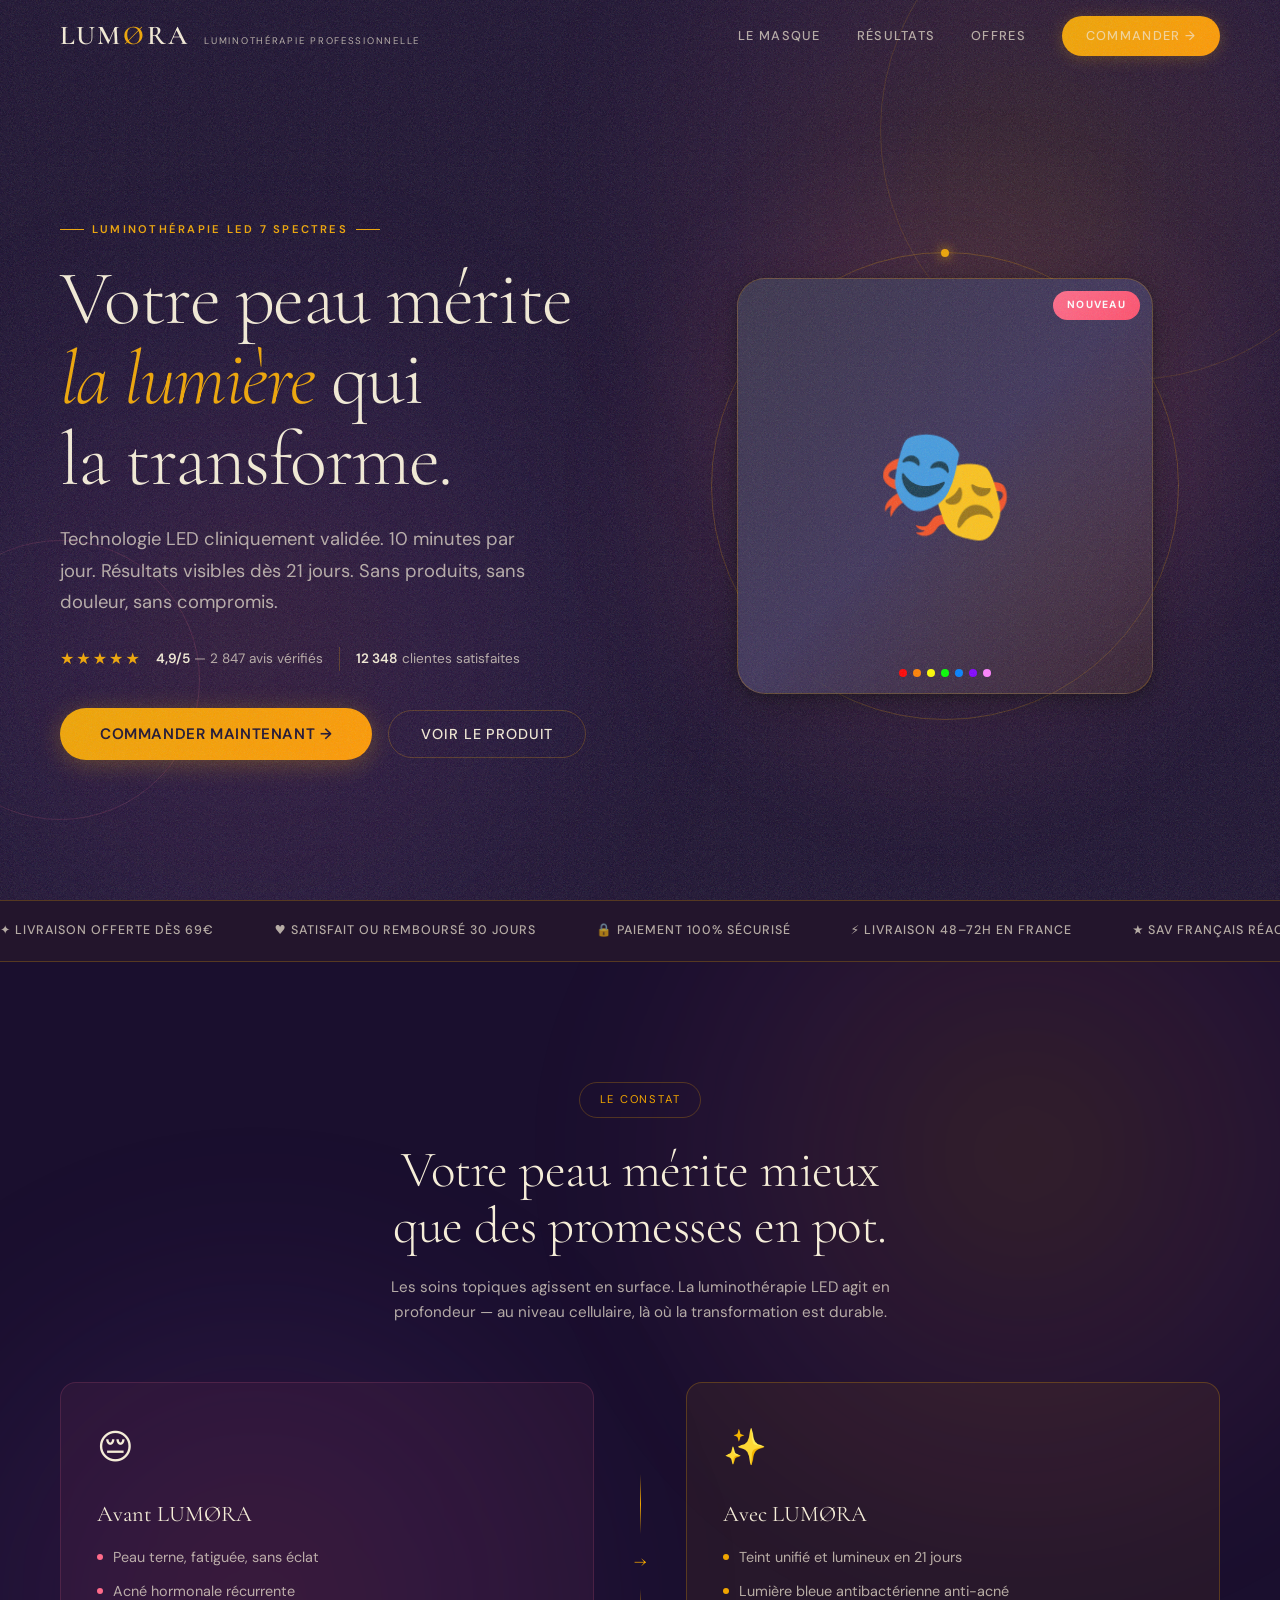
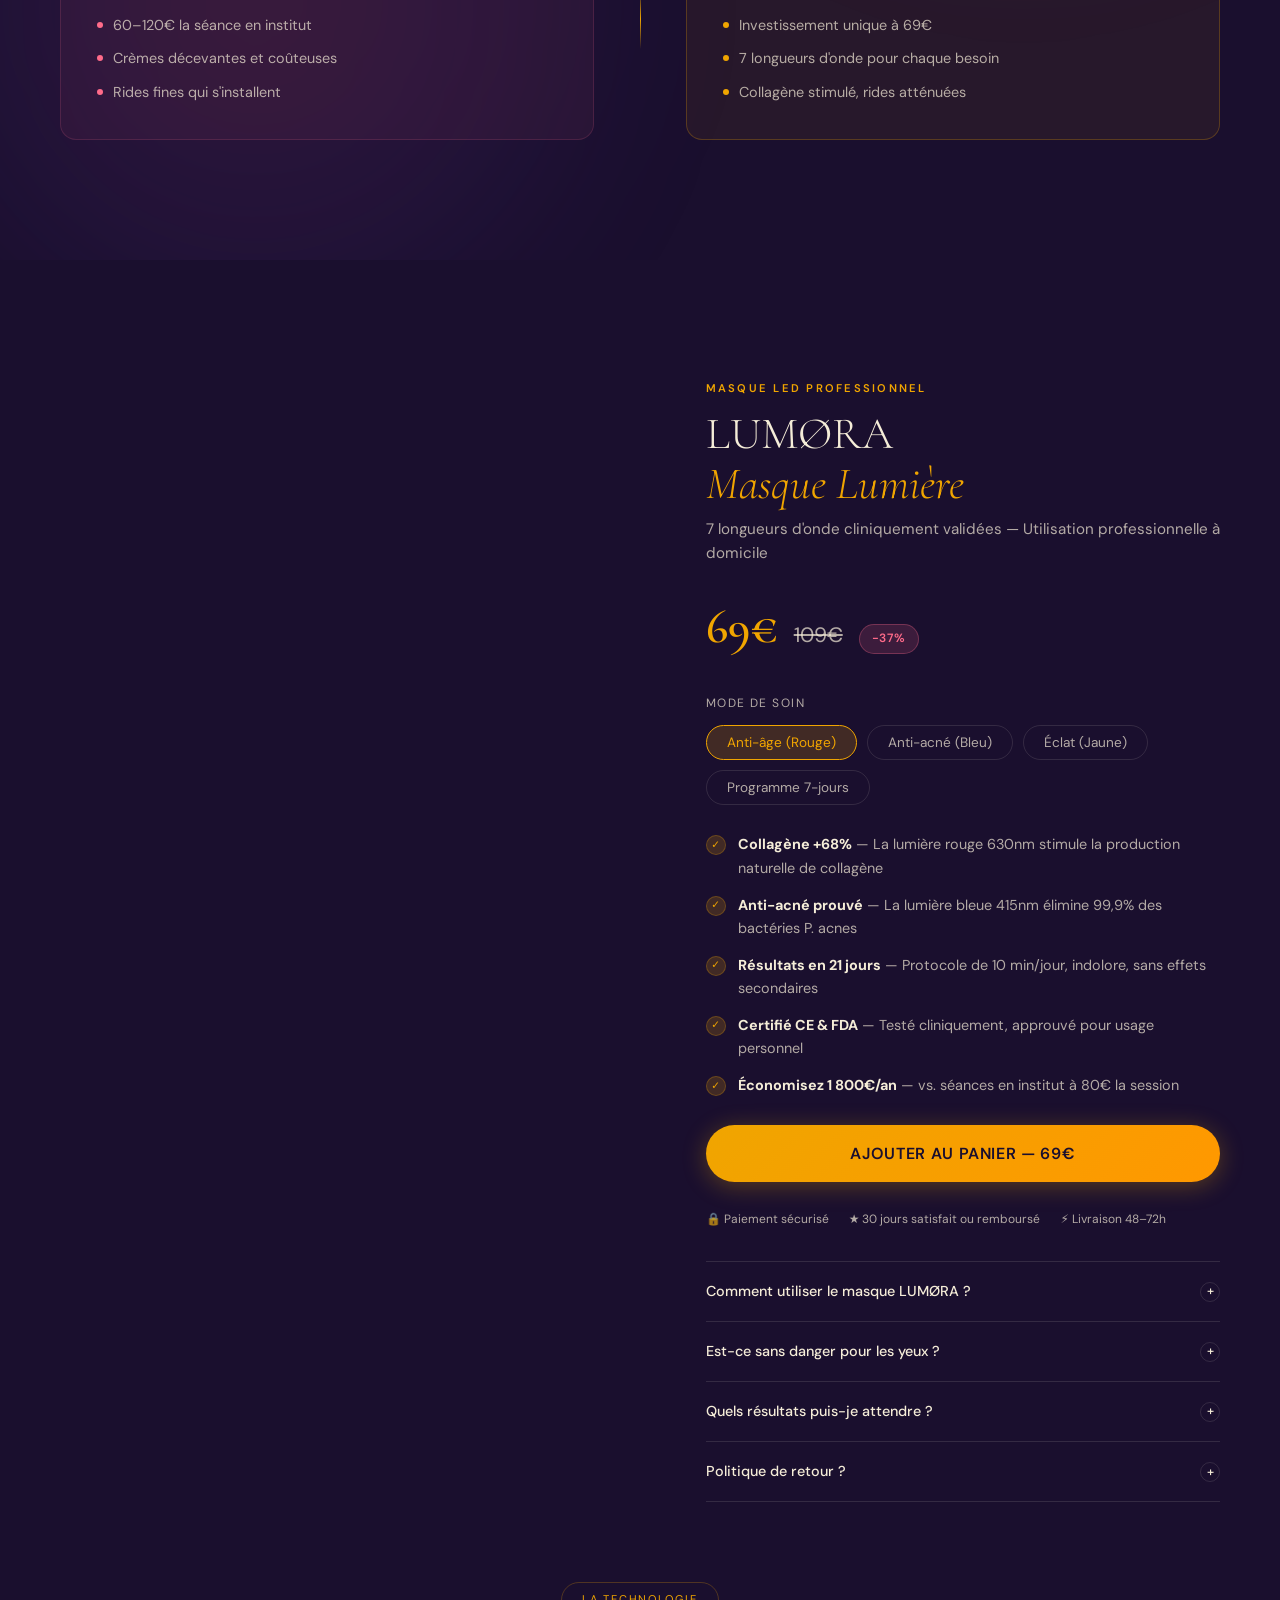
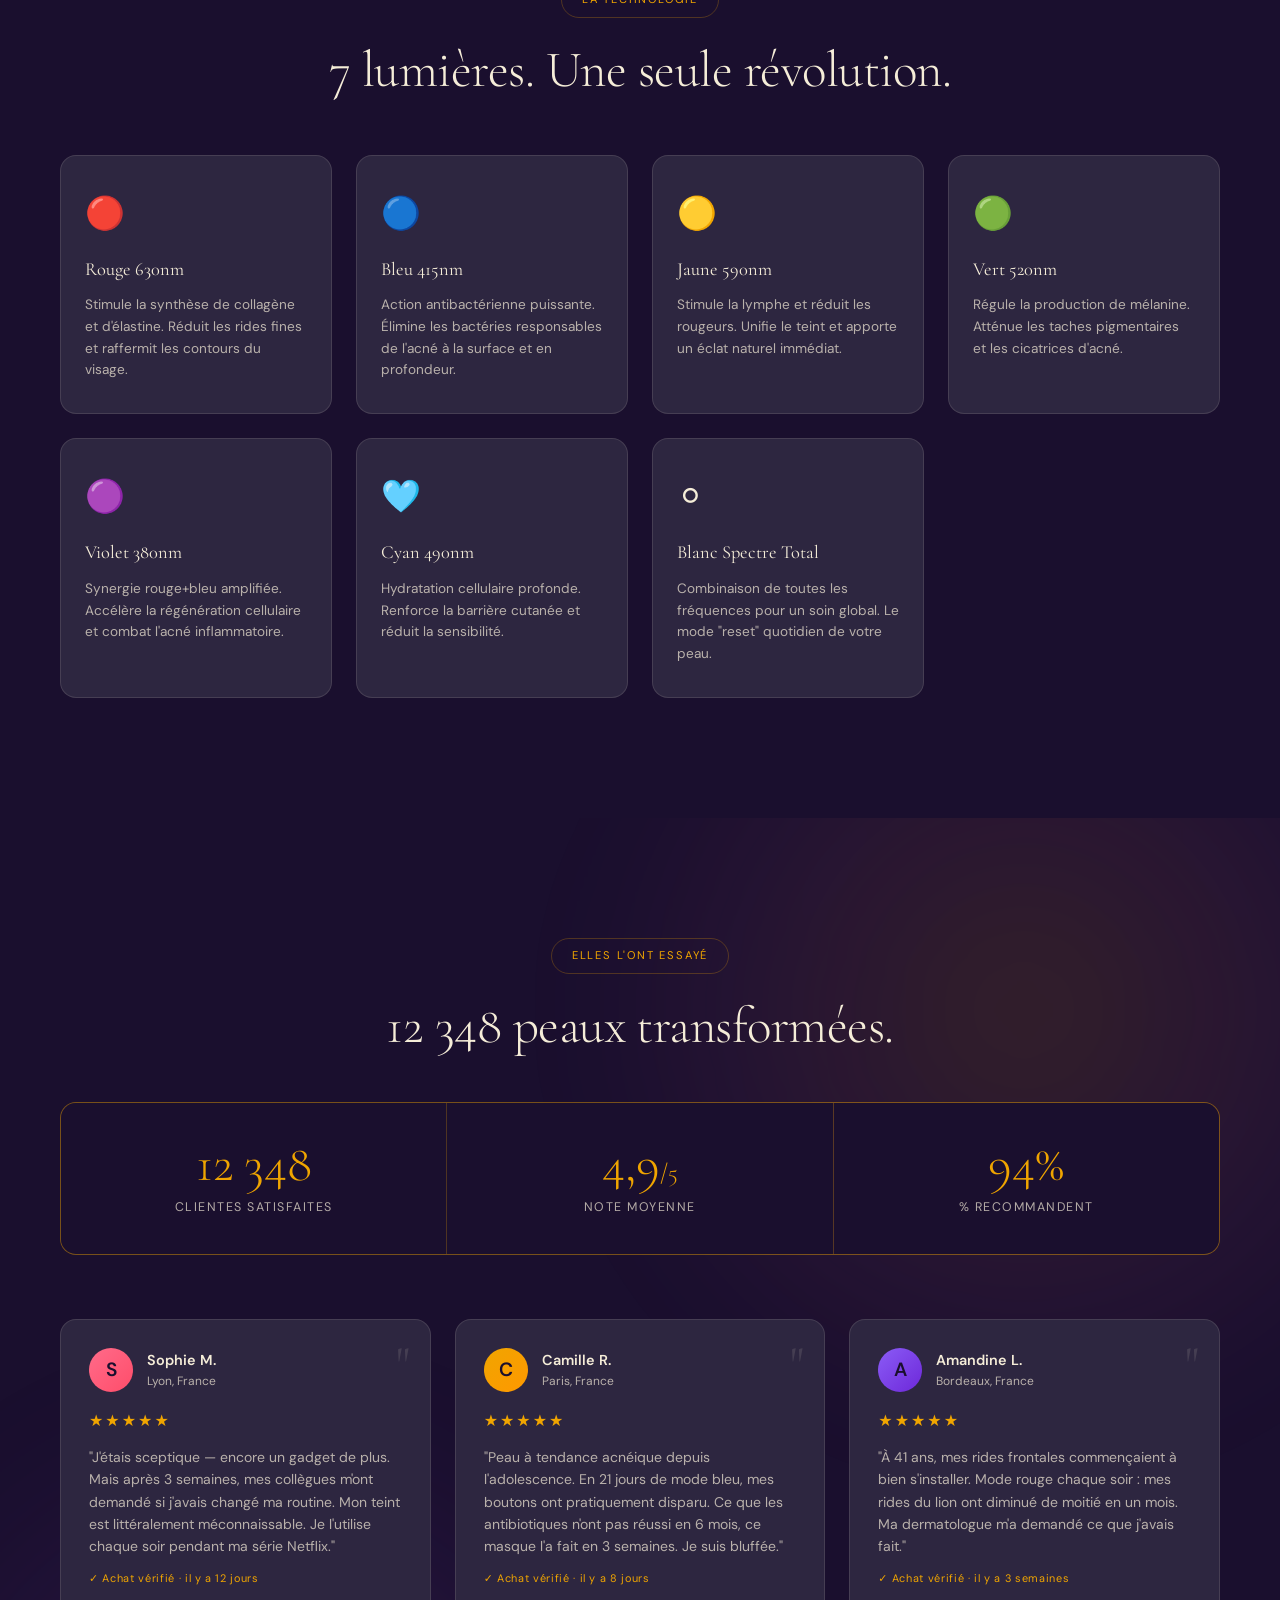
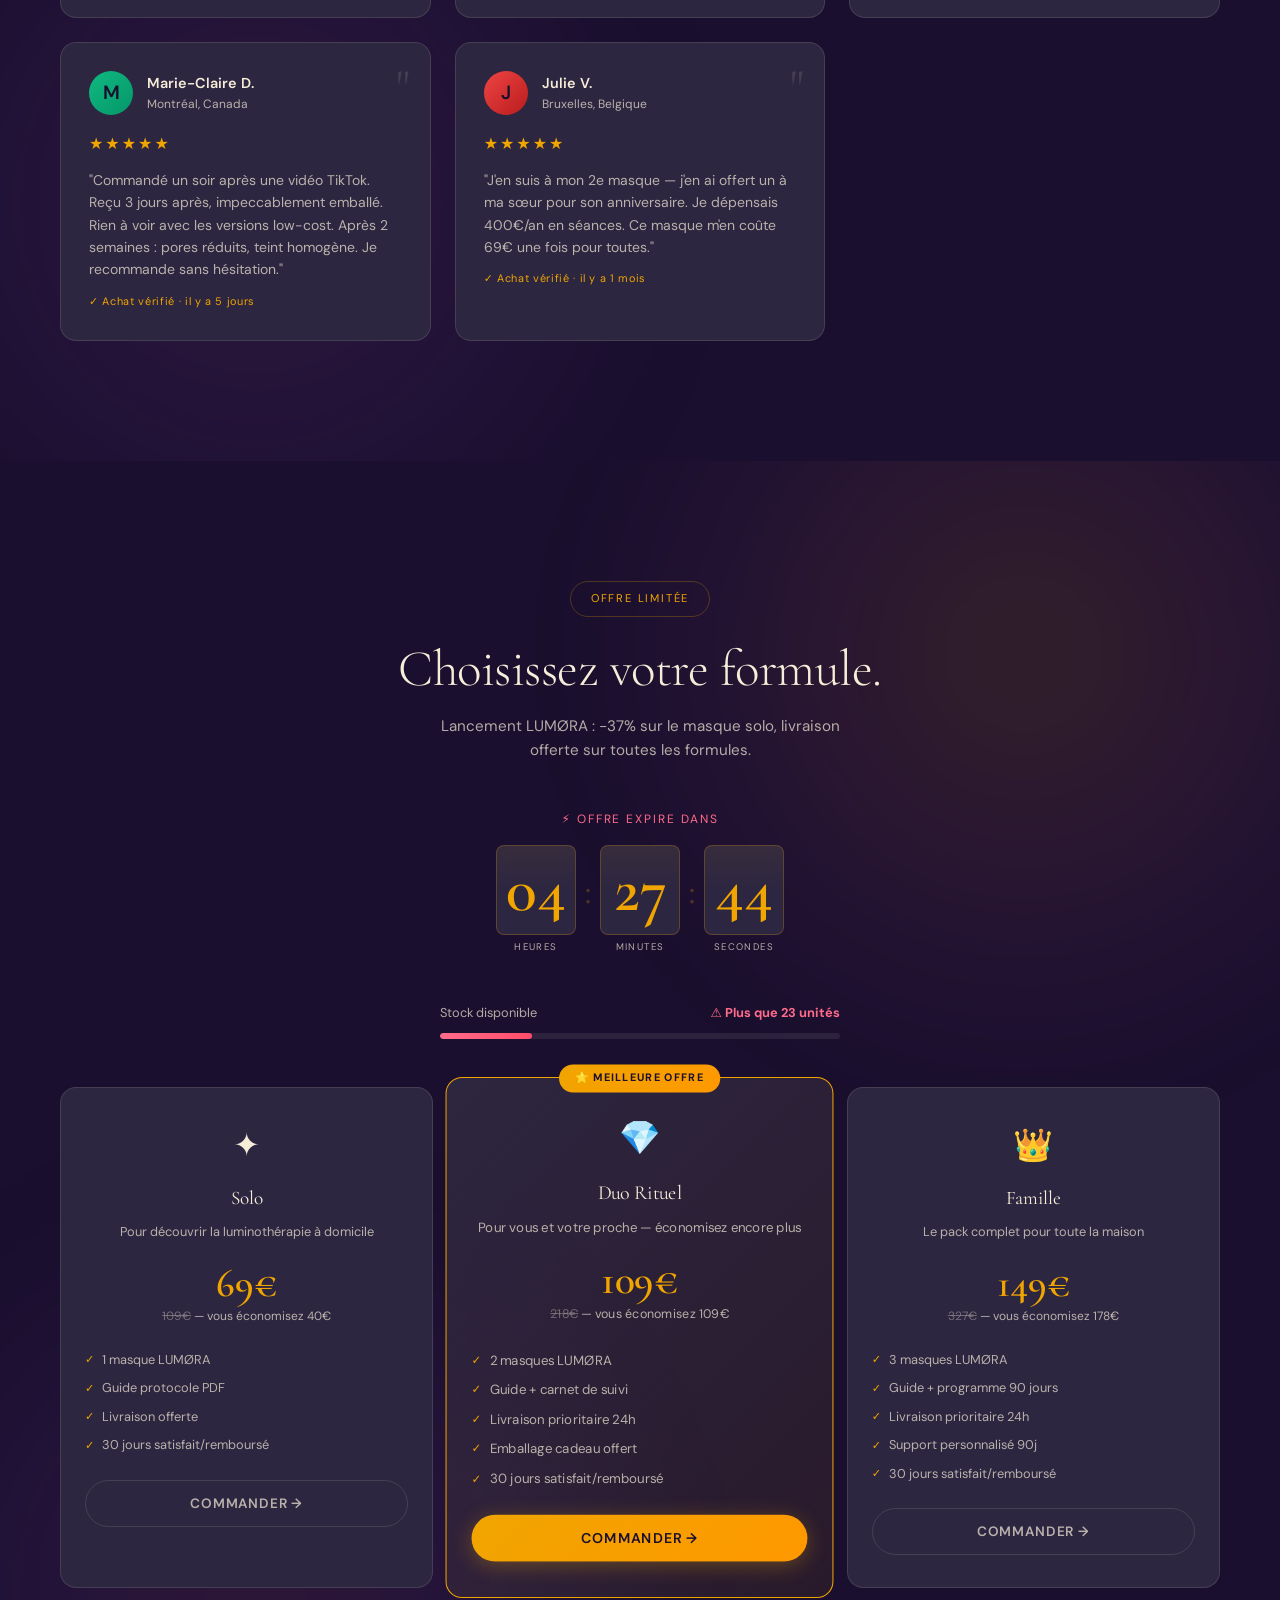
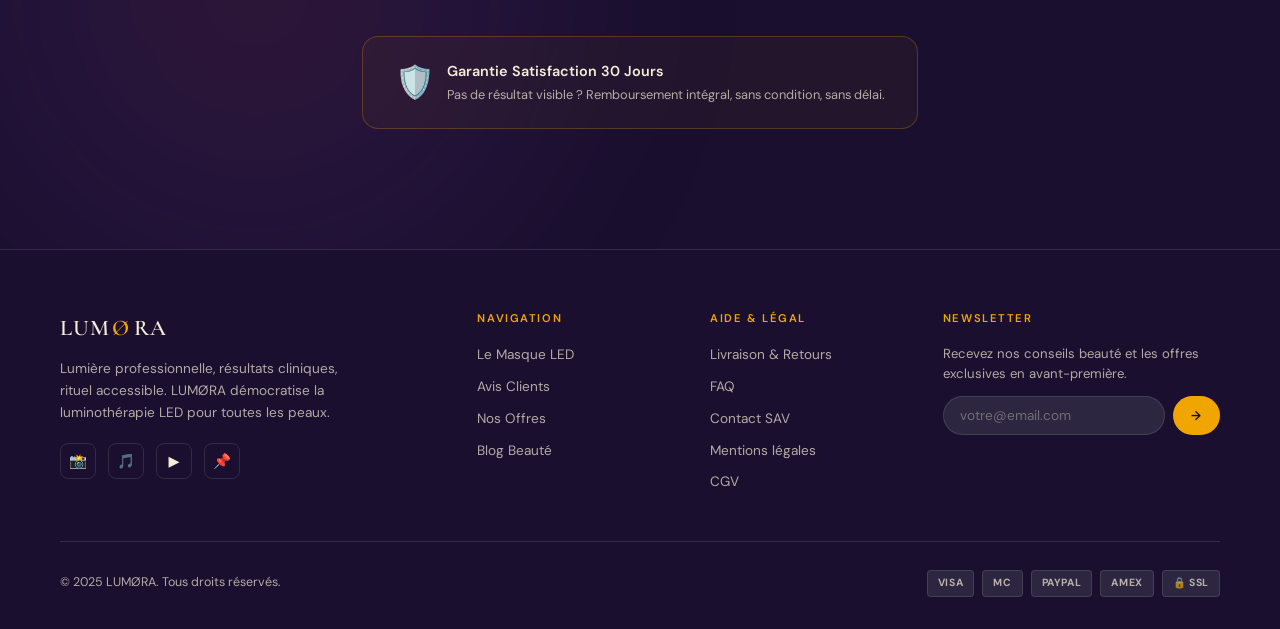
<file: index.html>
<!DOCTYPE html>
<html lang="fr">
<head>
  <meta charset="UTF-8" />
  <meta name="viewport" content="width=device-width, initial-scale=1.0" />
  <title>LUMØRA — Masque LED Luminothérapie Professionnel</title>
  <link rel="preconnect" href="https://fonts.googleapis.com" />
  <link rel="preconnect" href="https://fonts.gstatic.com" crossorigin />
  <link href="https://fonts.googleapis.com/css2?family=Cormorant+Garamond:ital,wght@0,300;0,400;0,600;1,300;1,400&family=DM+Sans:wght@300;400;500;600&display=swap" rel="stylesheet" />

  <style>
    /* ═══════════════════════════════════════════
       CUSTOM PROPERTIES — DESIGN TOKENS
    ═══════════════════════════════════════════ */
    :root {
      --plum-deep:    #1A0F2E;
      --plum-mid:     #2D2640;
      --plum-light:   #3D3258;
      --amber:        #F0A500;
      --amber-glow:   rgba(240, 165, 0, 0.18);
      --amber-border: rgba(240, 165, 0, 0.25);
      --rose:         #FF6B8A;
      --rose-soft:    rgba(255, 107, 138, 0.15);
      --cream:        #F5EDD8;
      --cream-dim:    rgba(245, 237, 216, 0.7);
      --cream-faint:  rgba(245, 237, 216, 0.12);
      --white:        #FFFFFF;
      --black:        #000000;

      --font-display: 'Cormorant Garamond', Georgia, serif;
      --font-body:    'DM Sans', system-ui, sans-serif;

      --ease-out-expo:  cubic-bezier(0.19, 1, 0.22, 1);
      --ease-out-quart: cubic-bezier(0.25, 1, 0.5, 1);
      --ease-in-out:    cubic-bezier(0.76, 0, 0.24, 1);
      --ease-bounce:    cubic-bezier(0.34, 1.56, 0.64, 1);

      --radius-sm:  8px;
      --radius-md:  16px;
      --radius-lg:  28px;
      --radius-xl:  48px;
      --radius-full: 9999px;

      --shadow-amber: 0 0 40px rgba(240, 165, 0, 0.25), 0 0 80px rgba(240, 165, 0, 0.10);
      --shadow-card:  0 8px 32px rgba(0,0,0,0.4), 0 2px 8px rgba(0,0,0,0.3);
      --shadow-deep:  0 24px 80px rgba(0,0,0,0.6);

      --section-py: clamp(60px, 10vw, 120px);
      --container:  min(1160px, calc(100% - 40px));
    }

    /* ═══════════════════════════════════════════
       RESET & BASE
    ═══════════════════════════════════════════ */
    *, *::before, *::after { box-sizing: border-box; margin: 0; padding: 0; }
    html { scroll-behavior: smooth; -webkit-font-smoothing: antialiased; }
    body {
      background-color: var(--plum-deep);
      color: var(--cream);
      font-family: var(--font-body);
      font-size: 16px;
      line-height: 1.6;
      overflow-x: hidden;
    }
    img { max-width: 100%; display: block; }
    a { color: inherit; text-decoration: none; }
    button { cursor: pointer; border: none; background: none; font-family: var(--font-body); }
    ul { list-style: none; }

    /* ═══════════════════════════════════════════
       GRAIN OVERLAY (TEXTURE ANALOGIQUE FIXE)
    ═══════════════════════════════════════════ */
    body::before {
      content: '';
      position: fixed;
      inset: 0;
      z-index: 1000;
      pointer-events: none;
      opacity: 0.18;
      background-image: url("data:image/svg+xml,%3Csvg viewBox='0 0 512 512' xmlns='http://www.w3.org/2000/svg'%3E%3Cfilter id='n'%3E%3CfeTurbulence type='fractalNoise' baseFrequency='0.75' numOctaves='4' stitchTiles='stitch'/%3E%3C/filter%3E%3Crect width='100%25' height='100%25' filter='url(%23n)'/%3E%3C/svg%3E");
      background-size: 200px 200px;
    }

    /* ═══════════════════════════════════════════
       MESH GRADIENT BACKGROUND
    ═══════════════════════════════════════════ */
    .mesh-bg {
      position: absolute;
      inset: 0;
      z-index: 0;
      overflow: hidden;
      pointer-events: none;
    }
    .mesh-bg::before {
      content: '';
      position: absolute;
      width: 70vw; height: 70vw;
      top: -20vw; right: -15vw;
      background: radial-gradient(circle, rgba(240,165,0,0.12) 0%, rgba(255,107,138,0.06) 40%, transparent 70%);
      filter: blur(60px);
      animation: meshFloat 12s ease-in-out infinite alternate;
    }
    .mesh-bg::after {
      content: '';
      position: absolute;
      width: 60vw; height: 60vw;
      bottom: -10vw; left: -10vw;
      background: radial-gradient(circle, rgba(255,107,138,0.10) 0%, rgba(120,60,200,0.08) 50%, transparent 70%);
      filter: blur(80px);
      animation: meshFloat 15s ease-in-out infinite alternate-reverse;
    }
    @keyframes meshFloat {
      0%   { transform: translate(0,0) scale(1); }
      100% { transform: translate(3%, 5%) scale(1.08); }
    }

    /* ═══════════════════════════════════════════
       TYPOGRAPHY UTILITIES
    ═══════════════════════════════════════════ */
    .display { font-family: var(--font-display); }
    .h1 {
      font-family: var(--font-display);
      font-size: clamp(2.6rem, 6vw, 5.2rem);
      font-weight: 300;
      line-height: 1.05;
      letter-spacing: -0.02em;
    }
    .h2 {
      font-family: var(--font-display);
      font-size: clamp(2rem, 4vw, 3.6rem);
      font-weight: 300;
      line-height: 1.1;
      letter-spacing: -0.01em;
    }
    .h3 {
      font-family: var(--font-display);
      font-size: clamp(1.4rem, 2.5vw, 2rem);
      font-weight: 400;
    }
    .overline {
      font-size: 0.7rem;
      font-weight: 600;
      letter-spacing: 0.2em;
      text-transform: uppercase;
      color: var(--amber);
      font-family: var(--font-body);
    }
    .amber { color: var(--amber); }
    .rose  { color: var(--rose); }
    .cream { color: var(--cream); }

    /* ═══════════════════════════════════════════
       LAYOUT UTILITIES
    ═══════════════════════════════════════════ */
    .container {
      width: var(--container);
      margin-inline: auto;
    }
    .section {
      position: relative;
      padding-block: var(--section-py);
    }
    .grid-2 {
      display: grid;
      grid-template-columns: 1fr 1fr;
      gap: 48px;
      align-items: center;
    }
    @media (max-width: 768px) {
      .grid-2 { grid-template-columns: 1fr; gap: 32px; }
    }

    /* ═══════════════════════════════════════════
       ANIMATION UTILITIES
    ═══════════════════════════════════════════ */
    .fade-up {
      opacity: 0;
      transform: translateY(40px);
      transition: opacity 0.9s var(--ease-out-expo), transform 0.9s var(--ease-out-expo);
    }
    .fade-up.visible {
      opacity: 1;
      transform: translateY(0);
    }
    .fade-up:nth-child(2) { transition-delay: 0.1s; }
    .fade-up:nth-child(3) { transition-delay: 0.2s; }
    .fade-up:nth-child(4) { transition-delay: 0.3s; }
    .fade-up:nth-child(5) { transition-delay: 0.4s; }

    /* ═══════════════════════════════════════════
       BUTTONS
    ═══════════════════════════════════════════ */
    .btn-primary {
      display: inline-flex;
      align-items: center;
      justify-content: center;
      gap: 10px;
      padding: 16px 40px;
      background: linear-gradient(135deg, var(--amber) 0%, #FF9800 100%);
      color: var(--plum-deep);
      font-family: var(--font-body);
      font-weight: 600;
      font-size: 0.95rem;
      letter-spacing: 0.04em;
      text-transform: uppercase;
      border-radius: var(--radius-full);
      position: relative;
      overflow: hidden;
      transition: transform 0.35s var(--ease-out-quart), box-shadow 0.35s var(--ease-out-quart);
      box-shadow: 0 4px 24px rgba(240,165,0,0.3);
    }
    .btn-primary::before {
      content: '';
      position: absolute;
      top: 0; left: -100%;
      width: 100%; height: 100%;
      background: linear-gradient(90deg, transparent, rgba(255,255,255,0.35), transparent);
      transition: left 0.6s var(--ease-out-expo);
    }
    .btn-primary:hover::before { left: 100%; }
    .btn-primary:hover {
      transform: translateY(-2px) scale(1.02);
      box-shadow: var(--shadow-amber);
    }
    .btn-primary:active {
      transform: translateY(0) scale(0.98);
    }

    .btn-outline {
      display: inline-flex;
      align-items: center;
      justify-content: center;
      gap: 10px;
      padding: 14px 32px;
      border: 1px solid var(--amber-border);
      color: var(--cream);
      font-family: var(--font-body);
      font-weight: 500;
      font-size: 0.9rem;
      letter-spacing: 0.06em;
      text-transform: uppercase;
      border-radius: var(--radius-full);
      transition: border-color 0.3s var(--ease-out-quart), background 0.3s var(--ease-out-quart), transform 0.3s var(--ease-out-quart);
    }
    .btn-outline:hover {
      border-color: var(--amber);
      background: var(--amber-glow);
      transform: translateY(-1px);
    }

    /* ═══════════════════════════════════════════
       NAVIGATION
    ═══════════════════════════════════════════ */
    .nav {
      position: fixed;
      top: 0; left: 0; right: 0;
      z-index: 900;
      padding: 0 24px;
      transition: background 0.4s var(--ease-in-out), backdrop-filter 0.4s var(--ease-in-out), padding 0.4s var(--ease-in-out);
    }
    .nav.scrolled {
      background: rgba(26, 15, 46, 0.85);
      backdrop-filter: blur(20px) saturate(180%);
      -webkit-backdrop-filter: blur(20px) saturate(180%);
      border-bottom: 1px solid var(--amber-border);
    }
    .nav-inner {
      max-width: var(--container);
      margin-inline: auto;
      display: flex;
      align-items: center;
      justify-content: space-between;
      height: 72px;
    }
    .nav-logo {
      font-family: var(--font-display);
      font-size: 1.7rem;
      font-weight: 600;
      letter-spacing: 0.05em;
      color: var(--cream);
      display: flex;
      align-items: baseline;
      gap: 2px;
    }
    .nav-logo span { color: var(--amber); }
    .nav-tagline {
      font-size: 0.6rem;
      letter-spacing: 0.18em;
      text-transform: uppercase;
      color: var(--cream-dim);
      margin-left: 12px;
      font-family: var(--font-body);
    }
    .nav-links {
      display: flex;
      gap: 36px;
      align-items: center;
    }
    .nav-links a {
      font-size: 0.8rem;
      font-weight: 500;
      letter-spacing: 0.1em;
      text-transform: uppercase;
      color: var(--cream-dim);
      transition: color 0.25s var(--ease-out-quart);
    }
    .nav-links a:hover { color: var(--amber); }
    .nav-cta {
      padding: 10px 24px;
      background: linear-gradient(135deg, var(--amber), #FF9800);
      color: var(--plum-deep);
      font-weight: 600;
      font-size: 0.78rem;
      letter-spacing: 0.08em;
      text-transform: uppercase;
      border-radius: var(--radius-full);
      transition: transform 0.3s var(--ease-out-quart), box-shadow 0.3s var(--ease-out-quart);
      box-shadow: 0 2px 16px rgba(240,165,0,0.25);
    }
    .nav-cta:hover {
      transform: translateY(-1px);
      box-shadow: var(--shadow-amber);
    }
    @media (max-width: 768px) {
      .nav-links { display: none; }
      .nav-tagline { display: none; }
    }

    /* Mobile CTA flottant */
    .mobile-cta {
      display: none;
      position: fixed;
      bottom: 20px;
      left: 50%;
      transform: translateX(-50%);
      z-index: 800;
      width: calc(100% - 40px);
      max-width: 400px;
      text-align: center;
    }
    .mobile-cta .btn-primary {
      width: 100%;
      padding: 18px;
      font-size: 1rem;
      box-shadow: 0 8px 32px rgba(240,165,0,0.4), 0 0 0 1px rgba(240,165,0,0.2);
    }
    @media (max-width: 768px) {
      .mobile-cta { display: block; }
    }

    /* ═══════════════════════════════════════════
       HERO SECTION
    ═══════════════════════════════════════════ */
    .hero {
      min-height: 100vh;
      display: flex;
      align-items: center;
      padding-top: 72px;
      position: relative;
      overflow: hidden;
    }
    .hero-inner {
      position: relative;
      z-index: 2;
      display: grid;
      grid-template-columns: 1fr 1fr;
      gap: 60px;
      align-items: center;
      width: var(--container);
      margin-inline: auto;
      padding-block: 80px;
    }
    @media (max-width: 900px) {
      .hero-inner {
        grid-template-columns: 1fr;
        text-align: center;
        gap: 48px;
      }
    }

    .hero-content { position: relative; }
    .hero-overline {
      display: inline-flex;
      align-items: center;
      gap: 8px;
      margin-bottom: 20px;
      opacity: 0;
      animation: slideDown 0.8s var(--ease-out-expo) 0.2s forwards;
    }
    .hero-overline::before,
    .hero-overline::after {
      content: '';
      display: block;
      width: 24px; height: 1px;
      background: var(--amber);
    }

    .hero-title {
      opacity: 0;
      animation: slideDown 0.9s var(--ease-out-expo) 0.35s forwards;
    }
    .hero-title em {
      font-style: italic;
      color: var(--amber);
    }

    .hero-subtitle {
      margin-top: 24px;
      font-size: clamp(1rem, 1.8vw, 1.15rem);
      line-height: 1.7;
      color: var(--cream-dim);
      max-width: 480px;
      opacity: 0;
      animation: slideDown 0.9s var(--ease-out-expo) 0.5s forwards;
    }
    @media (max-width: 900px) {
      .hero-subtitle { margin-inline: auto; }
    }

    .hero-social-proof {
      display: flex;
      align-items: center;
      gap: 16px;
      margin-top: 28px;
      opacity: 0;
      animation: slideDown 0.9s var(--ease-out-expo) 0.65s forwards;
    }
    @media (max-width: 900px) {
      .hero-social-proof { justify-content: center; }
    }
    .stars { display: flex; gap: 2px; }
    .star { color: var(--amber); font-size: 1rem; }
    .proof-text { font-size: 0.85rem; color: var(--cream-dim); }
    .proof-text strong { color: var(--cream); font-weight: 600; }
    .proof-divider { width: 1px; height: 24px; background: var(--amber-border); }

    .hero-cta-group {
      display: flex;
      align-items: center;
      gap: 16px;
      margin-top: 36px;
      flex-wrap: wrap;
      opacity: 0;
      animation: slideDown 0.9s var(--ease-out-expo) 0.8s forwards;
    }
    @media (max-width: 900px) {
      .hero-cta-group { justify-content: center; }
    }

    .hero-visual {
      position: relative;
      display: flex;
      align-items: center;
      justify-content: center;
      opacity: 0;
      animation: fadeIn 1.2s var(--ease-out-expo) 0.4s forwards;
    }
    .product-showcase {
      position: relative;
      width: 100%;
      max-width: 520px;
      aspect-ratio: 1;
      display: flex;
      align-items: center;
      justify-content: center;
    }
    .product-halo {
      position: absolute;
      inset: -20%;
      background: radial-gradient(circle at center, rgba(240,165,0,0.18) 0%, rgba(255,107,138,0.08) 40%, transparent 70%);
      filter: blur(30px);
      animation: pulse 4s ease-in-out infinite;
    }
    @keyframes pulse {
      0%, 100% { opacity: 0.6; transform: scale(1); }
      50%       { opacity: 1;   transform: scale(1.05); }
    }
    .product-ring {
      position: absolute;
      inset: 5%;
      border-radius: 50%;
      border: 1px solid var(--amber-border);
      animation: spin 30s linear infinite;
    }
    .product-ring::before {
      content: '';
      position: absolute;
      width: 8px; height: 8px;
      background: var(--amber);
      border-radius: 50%;
      top: -4px; left: 50%;
      transform: translateX(-50%);
      box-shadow: 0 0 12px var(--amber);
    }
    @keyframes spin {
      from { transform: rotate(0deg); }
      to   { transform: rotate(360deg); }
    }

    .product-card-3d {
      position: relative;
      z-index: 2;
      width: 80%;
      aspect-ratio: 1;
      border-radius: var(--radius-lg);
      background: linear-gradient(135deg, var(--plum-mid) 0%, var(--plum-light) 50%, rgba(240,165,0,0.08) 100%);
      border: 1px solid var(--amber-border);
      box-shadow: var(--shadow-card);
      display: flex;
      align-items: center;
      justify-content: center;
      font-size: 7rem;
      transition: transform 0.15s var(--ease-out-quart);
      will-change: transform;
      overflow: hidden;
    }
    .product-card-3d::before {
      content: '';
      position: absolute;
      inset: 0;
      background: linear-gradient(135deg, rgba(255,255,255,0.05) 0%, transparent 50%);
      pointer-events: none;
    }
    .product-badge {
      position: absolute;
      top: 12px; right: 12px;
      padding: 6px 14px;
      background: linear-gradient(135deg, var(--rose) 0%, #FF4D6A 100%);
      color: white;
      font-size: 0.65rem;
      font-weight: 700;
      letter-spacing: 0.12em;
      text-transform: uppercase;
      border-radius: var(--radius-full);
    }
    .product-led-dots {
      position: absolute;
      bottom: 16px;
      left: 50%;
      transform: translateX(-50%);
      display: flex;
      gap: 6px;
    }
    .led-dot {
      width: 8px; height: 8px;
      border-radius: 50%;
      animation: ledGlow 2s ease-in-out infinite;
    }
    .led-dot:nth-child(1) { background: #FF0000; animation-delay: 0s; }
    .led-dot:nth-child(2) { background: #FF8000; animation-delay: 0.15s; }
    .led-dot:nth-child(3) { background: #FFFF00; animation-delay: 0.3s; }
    .led-dot:nth-child(4) { background: #00FF00; animation-delay: 0.45s; }
    .led-dot:nth-child(5) { background: #0080FF; animation-delay: 0.6s; }
    .led-dot:nth-child(6) { background: #8000FF; animation-delay: 0.75s; }
    .led-dot:nth-child(7) { background: #FF80FF; animation-delay: 0.9s; }
    @keyframes ledGlow {
      0%, 100% { opacity: 0.4; transform: scale(0.8); }
      50%       { opacity: 1;   transform: scale(1.2); box-shadow: 0 0 8px currentColor; }
    }

    @keyframes slideDown {
      from { opacity: 0; transform: translateY(-24px); }
      to   { opacity: 1; transform: translateY(0); }
    }
    @keyframes fadeIn {
      from { opacity: 0; transform: scale(0.95); }
      to   { opacity: 1; transform: scale(1); }
    }

    /* ═══════════════════════════════════════════
       REASSURANCE STRIP
    ═══════════════════════════════════════════ */
    .strip {
      border-top: 1px solid var(--amber-border);
      border-bottom: 1px solid var(--amber-border);
      background: rgba(240,165,0,0.04);
      padding: 20px 0;
      overflow: hidden;
      position: relative;
    }
    .strip-track {
      display: flex;
      gap: 60px;
      animation: marquee 30s linear infinite;
      width: max-content;
    }
    .strip-item {
      display: flex;
      align-items: center;
      gap: 10px;
      white-space: nowrap;
      font-size: 0.78rem;
      font-weight: 500;
      letter-spacing: 0.08em;
      text-transform: uppercase;
      color: var(--cream-dim);
    }
    @keyframes marquee {
      from { transform: translateX(0); }
      to   { transform: translateX(-50%); }
    }

    /* ═══════════════════════════════════════════
       PROBLEM / SOLUTION
    ═══════════════════════════════════════════ */
    .problem-section { position: relative; overflow: hidden; }
    .section-label {
      display: inline-block;
      padding: 8px 20px;
      border: 1px solid var(--amber-border);
      border-radius: var(--radius-full);
      font-size: 0.7rem;
      letter-spacing: 0.16em;
      text-transform: uppercase;
      color: var(--amber);
      margin-bottom: 24px;
    }
    .problem-grid {
      display: grid;
      grid-template-columns: 1fr auto 1fr;
      gap: 40px;
      align-items: center;
      margin-top: 56px;
    }
    @media (max-width: 768px) {
      .problem-grid { grid-template-columns: 1fr; }
      .problem-divider { display: none; }
    }
    .problem-card, .solution-card {
      padding: 36px;
      border-radius: var(--radius-md);
      position: relative;
    }
    .problem-card {
      background: rgba(255,107,138,0.06);
      border: 1px solid rgba(255,107,138,0.15);
    }
    .solution-card {
      background: rgba(240,165,0,0.06);
      border: 1px solid var(--amber-border);
    }
    .card-icon { font-size: 2.2rem; margin-bottom: 20px; }
    .card-title {
      font-family: var(--font-display);
      font-size: 1.4rem;
      font-weight: 400;
      margin-bottom: 16px;
    }
    .card-items { display: flex; flex-direction: column; gap: 12px; }
    .card-item {
      display: flex;
      align-items: flex-start;
      gap: 10px;
      font-size: 0.9rem;
      color: var(--cream-dim);
      line-height: 1.5;
    }
    .item-dot {
      width: 6px; height: 6px;
      border-radius: 50%;
      margin-top: 7px;
      flex-shrink: 0;
    }
    .problem-card .item-dot { background: var(--rose); }
    .solution-card .item-dot { background: var(--amber); }
    .problem-divider {
      display: flex;
      flex-direction: column;
      align-items: center;
      gap: 12px;
      font-family: var(--font-display);
      font-size: 1.2rem;
      color: var(--amber);
    }
    .divider-line {
      width: 1px; height: 60px;
      background: linear-gradient(to bottom, transparent, var(--amber), transparent);
    }

    /* ═══════════════════════════════════════════
       PRODUCT DETAIL SECTION
    ═══════════════════════════════════════════ */
    .product-section { position: relative; overflow: hidden; }
    .product-section-inner {
      display: grid;
      grid-template-columns: 1.1fr 1fr;
      gap: 80px;
      align-items: start;
    }
    @media (max-width: 900px) {
      .product-section-inner { grid-template-columns: 1fr; gap: 48px; }
    }
    .gallery-main {
      border-radius: var(--radius-lg);
      overflow: hidden;
      background: linear-gradient(135deg, var(--plum-mid), var(--plum-light));
      border: 1px solid var(--amber-border);
      aspect-ratio: 1;
      position: relative;
      display: flex;
      align-items: center;
      justify-content: center;
      font-size: 9rem;
      box-shadow: var(--shadow-deep);
    }
    .gallery-main::before {
      content: '';
      position: absolute;
      inset: 0;
      background: linear-gradient(135deg, rgba(240,165,0,0.08) 0%, transparent 60%);
    }
    .gallery-thumbs { display: flex; gap: 12px; margin-top: 16px; }
    .gallery-thumb {
      flex: 1;
      aspect-ratio: 1;
      border-radius: var(--radius-sm);
      background: var(--plum-mid);
      border: 1px solid var(--cream-faint);
      display: flex;
      align-items: center;
      justify-content: center;
      font-size: 1.8rem;
      cursor: pointer;
      transition: border-color 0.25s var(--ease-out-quart), transform 0.25s var(--ease-out-quart);
    }
    .gallery-thumb:hover, .gallery-thumb.active {
      border-color: var(--amber);
      transform: scale(1.04);
    }

    .product-info { position: relative; }
    .product-name {
      font-family: var(--font-display);
      font-size: clamp(2rem, 3.5vw, 3rem);
      font-weight: 300;
      line-height: 1.1;
      margin-bottom: 8px;
    }
    .product-subtitle-small { color: var(--cream-dim); font-size: 0.95rem; margin-bottom: 24px; }
    .product-price-block {
      display: flex;
      align-items: baseline;
      gap: 16px;
      margin-bottom: 28px;
    }
    .price-current {
      font-family: var(--font-display);
      font-size: 3rem;
      font-weight: 600;
      color: var(--amber);
    }
    .price-old { font-size: 1.3rem; color: var(--cream-dim); text-decoration: line-through; }
    .price-save {
      padding: 4px 12px;
      background: rgba(255,107,138,0.15);
      border: 1px solid rgba(255,107,138,0.3);
      border-radius: var(--radius-full);
      font-size: 0.75rem;
      font-weight: 600;
      color: var(--rose);
      letter-spacing: 0.06em;
    }

    .benefit-list { display: flex; flex-direction: column; gap: 14px; margin-bottom: 28px; }
    .benefit-item { display: flex; align-items: flex-start; gap: 12px; font-size: 0.9rem; color: var(--cream-dim); }
    .benefit-check {
      width: 20px; height: 20px;
      border-radius: 50%;
      background: var(--amber-glow);
      border: 1px solid var(--amber-border);
      display: flex;
      align-items: center;
      justify-content: center;
      flex-shrink: 0;
      margin-top: 2px;
      font-size: 0.65rem;
      color: var(--amber);
    }
    .benefit-item strong { color: var(--cream); }

    .variant-selector { margin-bottom: 28px; }
    .variant-label { font-size: 0.75rem; letter-spacing: 0.12em; text-transform: uppercase; color: var(--cream-dim); margin-bottom: 12px; }
    .variant-options { display: flex; gap: 10px; flex-wrap: wrap; }
    .variant-btn {
      padding: 8px 20px;
      border-radius: var(--radius-full);
      border: 1px solid var(--cream-faint);
      font-size: 0.85rem;
      color: var(--cream-dim);
      cursor: pointer;
      transition: all 0.25s var(--ease-out-quart);
      font-family: var(--font-body);
    }
    .variant-btn:hover, .variant-btn.active {
      border-color: var(--amber);
      color: var(--amber);
      background: var(--amber-glow);
    }

    .product-cta-group { display: flex; flex-direction: column; gap: 12px; margin-bottom: 28px; }
    .product-cta-group .btn-primary { width: 100%; font-size: 1rem; padding: 18px; }

    .trust-row { display: flex; gap: 20px; flex-wrap: wrap; }
    .trust-item { display: flex; align-items: center; gap: 6px; font-size: 0.75rem; color: var(--cream-dim); }

    /* Accordion */
    .accordion { margin-top: 32px; border-top: 1px solid var(--cream-faint); }
    .accordion-item { border-bottom: 1px solid var(--cream-faint); }
    .accordion-header {
      display: flex;
      justify-content: space-between;
      align-items: center;
      padding: 18px 0;
      cursor: pointer;
      font-size: 0.9rem;
      font-weight: 500;
      transition: color 0.25s var(--ease-out-quart);
    }
    .accordion-header:hover { color: var(--amber); }
    .accordion-icon {
      width: 20px; height: 20px;
      border-radius: 50%;
      border: 1px solid var(--cream-faint);
      display: flex;
      align-items: center;
      justify-content: center;
      font-size: 0.8rem;
      transition: all 0.3s var(--ease-out-quart);
      flex-shrink: 0;
    }
    .accordion-item.open .accordion-icon {
      border-color: var(--amber);
      color: var(--amber);
      transform: rotate(45deg);
    }
    .accordion-body { max-height: 0; overflow: hidden; transition: max-height 0.4s var(--ease-in-out); }
    .accordion-item.open .accordion-body { max-height: 200px; }
    .accordion-content { padding: 0 0 18px; font-size: 0.875rem; color: var(--cream-dim); line-height: 1.7; }

    /* ═══════════════════════════════════════════
       SOCIAL PROOF
    ═══════════════════════════════════════════ */
    .proof-section { position: relative; overflow: hidden; }
    .proof-stats {
      display: grid;
      grid-template-columns: repeat(3, 1fr);
      gap: 1px;
      background: var(--amber-border);
      border: 1px solid var(--amber-border);
      border-radius: var(--radius-md);
      overflow: hidden;
      margin-bottom: 64px;
    }
    @media (max-width: 600px) { .proof-stats { grid-template-columns: 1fr; } }
    .stat-cell { background: var(--plum-deep); padding: 36px 24px; text-align: center; }
    .stat-number {
      font-family: var(--font-display);
      font-size: clamp(2rem, 4vw, 3.5rem);
      font-weight: 300;
      color: var(--amber);
      line-height: 1;
      margin-bottom: 8px;
    }
    .stat-label { font-size: 0.78rem; letter-spacing: 0.12em; text-transform: uppercase; color: var(--cream-dim); }

    .reviews-grid {
      display: grid;
      grid-template-columns: repeat(auto-fill, minmax(280px, 1fr));
      gap: 24px;
    }
    .review-card {
      background: var(--plum-mid);
      border: 1px solid var(--cream-faint);
      border-radius: var(--radius-md);
      padding: 28px;
      position: relative;
      transition: border-color 0.3s var(--ease-out-quart), transform 0.3s var(--ease-out-quart);
    }
    .review-card:hover { border-color: var(--amber-border); transform: translateY(-4px); }
    .review-header { display: flex; align-items: center; gap: 14px; margin-bottom: 16px; }
    .review-avatar {
      width: 44px; height: 44px;
      border-radius: 50%;
      display: flex;
      align-items: center;
      justify-content: center;
      font-size: 1.2rem;
      font-weight: 600;
      color: var(--plum-deep);
      flex-shrink: 0;
    }
    .review-meta { flex: 1; }
    .review-name { font-size: 0.9rem; font-weight: 600; }
    .review-location { font-size: 0.75rem; color: var(--cream-dim); }
    .review-stars { display: flex; gap: 2px; margin-bottom: 12px; }
    .review-text { font-size: 0.875rem; color: var(--cream-dim); line-height: 1.6; }
    .verified-badge {
      display: inline-flex;
      align-items: center;
      gap: 4px;
      margin-top: 12px;
      font-size: 0.68rem;
      color: var(--amber);
      letter-spacing: 0.06em;
    }
    .review-quote {
      position: absolute;
      top: 20px; right: 20px;
      font-family: var(--font-display);
      font-size: 3rem;
      color: var(--cream-faint);
      line-height: 1;
    }

    /* ═══════════════════════════════════════════
       OFFER / URGENCY
    ═══════════════════════════════════════════ */
    .offer-section { position: relative; overflow: hidden; }
    .countdown-block { text-align: center; margin-bottom: 48px; }
    .countdown-label { font-size: 0.75rem; letter-spacing: 0.16em; text-transform: uppercase; color: var(--rose); margin-bottom: 16px; }
    .countdown-timer { display: inline-flex; gap: 8px; align-items: center; }
    .time-block { display: flex; flex-direction: column; align-items: center; gap: 4px; }
    .time-value {
      font-family: var(--font-display);
      font-size: clamp(2.5rem, 5vw, 4rem);
      font-weight: 600;
      color: var(--amber);
      line-height: 1;
      min-width: 80px;
      text-align: center;
      background: var(--plum-mid);
      border: 1px solid var(--amber-border);
      border-radius: var(--radius-sm);
      padding: 12px 8px;
      position: relative;
      overflow: hidden;
    }
    .time-value::before {
      content: '';
      position: absolute;
      inset: 0;
      background: linear-gradient(to bottom, rgba(240,165,0,0.05) 0%, transparent 50%);
      pointer-events: none;
    }
    .time-label { font-size: 0.6rem; letter-spacing: 0.14em; text-transform: uppercase; color: var(--cream-dim); }
    .time-sep { font-family: var(--font-display); font-size: 2.5rem; color: var(--amber-border); margin-bottom: 20px; }

    .stock-indicator { text-align: center; margin-bottom: 48px; }
    .stock-bar-wrap { max-width: 400px; margin-inline: auto; }
    .stock-text { display: flex; justify-content: space-between; font-size: 0.8rem; color: var(--cream-dim); margin-bottom: 10px; }
    .stock-text strong { color: var(--rose); }
    .stock-bar { height: 6px; background: rgba(255,255,255,0.08); border-radius: var(--radius-full); overflow: hidden; }
    .stock-fill {
      height: 100%;
      width: 23%;
      background: linear-gradient(90deg, var(--rose), #FF4D6A);
      border-radius: var(--radius-full);
      animation: stockPulse 2s ease-in-out infinite;
    }
    @keyframes stockPulse {
      0%, 100% { box-shadow: none; }
      50%       { box-shadow: 0 0 10px rgba(255,107,138,0.6); }
    }

    .pricing-table { display: grid; grid-template-columns: repeat(3, 1fr); gap: 20px; margin-bottom: 48px; }
    @media (max-width: 768px) { .pricing-table { grid-template-columns: 1fr; } }
    .pricing-card {
      border-radius: var(--radius-md);
      padding: 32px 24px;
      border: 1px solid var(--cream-faint);
      background: var(--plum-mid);
      position: relative;
      text-align: center;
      transition: transform 0.3s var(--ease-out-quart), border-color 0.3s var(--ease-out-quart);
    }
    .pricing-card:hover { transform: translateY(-6px); border-color: var(--amber-border); }
    .pricing-card.featured {
      border-color: var(--amber);
      background: linear-gradient(135deg, var(--plum-mid) 0%, rgba(240,165,0,0.07) 100%);
      transform: scale(1.04);
    }
    .pricing-card.featured:hover { transform: scale(1.04) translateY(-6px); }
    .pricing-pill {
      position: absolute;
      top: -13px; left: 50%;
      transform: translateX(-50%);
      padding: 5px 16px;
      background: linear-gradient(135deg, var(--amber), #FF9800);
      color: var(--plum-deep);
      font-size: 0.65rem;
      font-weight: 700;
      letter-spacing: 0.1em;
      text-transform: uppercase;
      border-radius: var(--radius-full);
      white-space: nowrap;
    }
    .pricing-icon { font-size: 2rem; margin-bottom: 12px; }
    .pricing-title { font-family: var(--font-display); font-size: 1.2rem; margin-bottom: 8px; }
    .pricing-desc { font-size: 0.8rem; color: var(--cream-dim); margin-bottom: 20px; }
    .pricing-price { font-family: var(--font-display); font-size: 2.5rem; font-weight: 600; color: var(--amber); line-height: 1; margin-bottom: 4px; }
    .pricing-unit { font-size: 0.75rem; color: var(--cream-dim); margin-bottom: 24px; }
    .pricing-perks { display: flex; flex-direction: column; gap: 8px; margin-bottom: 24px; text-align: left; }
    .perk-item { display: flex; align-items: center; gap: 8px; font-size: 0.8rem; color: var(--cream-dim); }
    .perk-check { color: var(--amber); font-size: 0.7rem; }
    .pricing-cta {
      width: 100%;
      padding: 14px;
      border-radius: var(--radius-full);
      font-size: 0.85rem;
      font-weight: 600;
      letter-spacing: 0.06em;
      text-transform: uppercase;
      transition: all 0.3s var(--ease-out-quart);
      font-family: var(--font-body);
      cursor: pointer;
    }
    .pricing-cta.primary {
      background: linear-gradient(135deg, var(--amber), #FF9800);
      color: var(--plum-deep);
      border: none;
      box-shadow: 0 4px 20px rgba(240,165,0,0.3);
    }
    .pricing-cta.primary:hover { transform: translateY(-2px); box-shadow: var(--shadow-amber); }
    .pricing-cta.secondary { border: 1px solid var(--cream-faint); color: var(--cream-dim); }
    .pricing-cta.secondary:hover { border-color: var(--amber-border); color: var(--cream); }

    /* ═══════════════════════════════════════════
       FEATURES GRID
    ═══════════════════════════════════════════ */
    .features-grid {
      display: grid;
      grid-template-columns: repeat(auto-fill, minmax(240px, 1fr));
      gap: 24px;
      margin-top: 56px;
    }
    .feature-card {
      padding: 32px 24px;
      border-radius: var(--radius-md);
      border: 1px solid var(--cream-faint);
      background: var(--plum-mid);
      transition: border-color 0.3s var(--ease-out-quart), transform 0.3s var(--ease-out-quart);
      position: relative;
      overflow: hidden;
    }
    .feature-card::before {
      content: '';
      position: absolute;
      top: 0; left: 0;
      width: 100%; height: 2px;
      background: linear-gradient(90deg, transparent, var(--amber), transparent);
      transform: scaleX(0);
      transition: transform 0.4s var(--ease-out-expo);
    }
    .feature-card:hover { border-color: var(--amber-border); transform: translateY(-4px); }
    .feature-card:hover::before { transform: scaleX(1); }
    .feature-emoji { font-size: 2rem; margin-bottom: 16px; }
    .feature-title { font-family: var(--font-display); font-size: 1.15rem; font-weight: 400; margin-bottom: 10px; }
    .feature-desc { font-size: 0.85rem; color: var(--cream-dim); line-height: 1.6; }

    /* ═══════════════════════════════════════════
       FOOTER
    ═══════════════════════════════════════════ */
    .footer { border-top: 1px solid var(--cream-faint); padding-block: 60px 32px; position: relative; }
    .footer-grid {
      display: grid;
      grid-template-columns: 2fr 1fr 1fr 1.5fr;
      gap: 48px;
      margin-bottom: 48px;
    }
    @media (max-width: 900px) { .footer-grid { grid-template-columns: 1fr 1fr; gap: 32px; } }
    @media (max-width: 500px) { .footer-grid { grid-template-columns: 1fr; } }
    .footer-brand .nav-logo { font-size: 1.4rem; margin-bottom: 12px; }
    .footer-desc { font-size: 0.85rem; color: var(--cream-dim); line-height: 1.6; max-width: 280px; }
    .footer-social { display: flex; gap: 12px; margin-top: 20px; }
    .social-link {
      width: 36px; height: 36px;
      border-radius: var(--radius-sm);
      border: 1px solid var(--cream-faint);
      display: flex;
      align-items: center;
      justify-content: center;
      font-size: 0.9rem;
      transition: all 0.25s var(--ease-out-quart);
    }
    .social-link:hover { border-color: var(--amber); background: var(--amber-glow); }
    .footer-col-title { font-size: 0.7rem; font-weight: 600; letter-spacing: 0.14em; text-transform: uppercase; color: var(--amber); margin-bottom: 16px; }
    .footer-links { display: flex; flex-direction: column; gap: 10px; }
    .footer-links a { font-size: 0.85rem; color: var(--cream-dim); transition: color 0.25s var(--ease-out-quart); }
    .footer-links a:hover { color: var(--cream); }
    .newsletter-form { display: flex; gap: 8px; margin-top: 12px; }
    .newsletter-input {
      flex: 1;
      padding: 10px 16px;
      background: var(--plum-mid);
      border: 1px solid var(--cream-faint);
      border-radius: var(--radius-full);
      color: var(--cream);
      font-size: 0.85rem;
      font-family: var(--font-body);
      transition: border-color 0.25s var(--ease-out-quart);
      outline: none;
    }
    .newsletter-input::placeholder { color: var(--cream-dim); opacity: 0.5; }
    .newsletter-input:focus { border-color: var(--amber); }
    .newsletter-btn {
      padding: 10px 18px;
      background: var(--amber);
      color: var(--plum-deep);
      border-radius: var(--radius-full);
      font-weight: 600;
      font-size: 0.8rem;
      letter-spacing: 0.06em;
      transition: all 0.25s var(--ease-out-quart);
      font-family: var(--font-body);
    }
    .newsletter-btn:hover { background: #FFB800; transform: translateY(-1px); }
    .footer-bottom {
      padding-top: 28px;
      border-top: 1px solid var(--cream-faint);
      display: flex;
      justify-content: space-between;
      align-items: center;
      flex-wrap: wrap;
      gap: 16px;
    }
    .footer-copy { font-size: 0.78rem; color: var(--cream-dim); }
    .payment-methods { display: flex; gap: 8px; align-items: center; }
    .pay-badge {
      padding: 4px 10px;
      background: var(--plum-mid);
      border: 1px solid var(--cream-faint);
      border-radius: 4px;
      font-size: 0.65rem;
      font-weight: 700;
      letter-spacing: 0.06em;
      color: var(--cream-dim);
    }
    .deco-circle { position: absolute; border-radius: 50%; border: 1px solid; pointer-events: none; opacity: 0.15; }
  </style>
</head>

<body>

  <!-- ════════════════ NAVIGATION ════════════════ -->
  <nav class="nav" id="mainNav">
    <div class="nav-inner">
      <div style="display:flex;align-items:baseline;gap:4px;">
        <div class="nav-logo">LUM<span>Ø</span>RA</div>
        <div class="nav-tagline">Luminothérapie Professionnelle</div>
      </div>
      <div class="nav-links">
        <a href="#product">Le Masque</a>
        <a href="#proof">Résultats</a>
        <a href="#offer">Offres</a>
        <a href="#offer" class="nav-cta">Commander →</a>
      </div>
    </div>
  </nav>

  <!-- Mobile CTA flottant -->
  <div class="mobile-cta">
    <button class="btn-primary" onclick="document.getElementById('offer').scrollIntoView({behavior:'smooth'})">
      Commander — 69€ <span style="opacity:0.7;text-decoration:line-through;font-weight:400;">109€</span>
    </button>
  </div>

  <!-- ════════════════ HERO ════════════════ -->
  <section class="hero">
    <div class="mesh-bg"></div>
    <div class="deco-circle" style="width:500px;height:500px;border-color:var(--amber);top:-120px;right:-100px;"></div>
    <div class="deco-circle" style="width:280px;height:280px;border-color:var(--rose);bottom:80px;left:-80px;"></div>

    <div class="hero-inner">
      <div class="hero-content">
        <div class="hero-overline">
          <span class="overline">Luminothérapie LED 7 Spectres</span>
        </div>
        <h1 class="h1 hero-title">
          Votre peau mérite<br>
          <em>la lumière</em> qui<br>
          la transforme.
        </h1>
        <p class="hero-subtitle">
          Technologie LED cliniquement validée. 10 minutes par jour.
          Résultats visibles dès 21 jours. Sans produits, sans douleur,
          sans compromis.
        </p>
        <div class="hero-social-proof">
          <div class="stars">
            <span class="star">★</span><span class="star">★</span>
            <span class="star">★</span><span class="star">★</span>
            <span class="star">★</span>
          </div>
          <div class="proof-text"><strong>4,9/5</strong> — 2 847 avis vérifiés</div>
          <div class="proof-divider"></div>
          <div class="proof-text"><strong>12 348</strong> clientes satisfaites</div>
        </div>
        <div class="hero-cta-group">
          <button class="btn-primary" onclick="document.getElementById('offer').scrollIntoView({behavior:'smooth'})">
            Commander maintenant →
          </button>
          <button class="btn-outline" onclick="document.getElementById('product').scrollIntoView({behavior:'smooth'})">
            Voir le produit
          </button>
        </div>
      </div>

      <div class="hero-visual">
        <div class="product-showcase">
          <div class="product-halo"></div>
          <div class="product-ring"></div>
          <div class="product-card-3d" id="tiltCard">
            <div class="product-badge">NOUVEAU</div>
            🎭
            <div class="product-led-dots">
              <div class="led-dot"></div><div class="led-dot"></div>
              <div class="led-dot"></div><div class="led-dot"></div>
              <div class="led-dot"></div><div class="led-dot"></div>
              <div class="led-dot"></div>
            </div>
          </div>
        </div>
      </div>
    </div>
  </section>

  <!-- ════════════════ STRIP RÉASSURANCE ════════════════ -->
  <div class="strip">
    <div class="strip-track" id="stripTrack">
      <div class="strip-item">✦ Livraison offerte dès 69€</div>
      <div class="strip-item">♥ Satisfait ou Remboursé 30 jours</div>
      <div class="strip-item">🔒 Paiement 100% Sécurisé</div>
      <div class="strip-item">⚡ Livraison 48–72h en France</div>
      <div class="strip-item">★ SAV Français réactif</div>
      <div class="strip-item">✓ Validé par des dermatologues</div>
      <div class="strip-item">✦ Certifié CE &amp; FDA</div>
    </div>
  </div>

  <!-- ════════════════ PROBLEM / SOLUTION ════════════════ -->
  <section class="section problem-section">
    <div class="mesh-bg"></div>
    <div class="container">
      <div style="text-align:center;" class="fade-up">
        <div class="section-label">Le constat</div>
        <h2 class="h2">Votre peau mérite mieux<br>que des promesses en pot.</h2>
        <p style="max-width:520px;margin:20px auto 0;color:var(--cream-dim);font-size:0.95rem;line-height:1.7;">
          Les soins topiques agissent en surface. La luminothérapie LED agit
          en profondeur — au niveau cellulaire, là où la transformation est durable.
        </p>
      </div>

      <div class="problem-grid">
        <div class="problem-card fade-up">
          <div class="card-icon">😔</div>
          <h3 class="card-title">Avant LUMØRA</h3>
          <div class="card-items">
            <div class="card-item"><div class="item-dot"></div>Peau terne, fatiguée, sans éclat</div>
            <div class="card-item"><div class="item-dot"></div>Acné hormonale récurrente</div>
            <div class="card-item"><div class="item-dot"></div>60–120€ la séance en institut</div>
            <div class="card-item"><div class="item-dot"></div>Crèmes décevantes et coûteuses</div>
            <div class="card-item"><div class="item-dot"></div>Rides fines qui s'installent</div>
          </div>
        </div>
        <div class="problem-divider fade-up">
          <div class="divider-line"></div>
          <span>→</span>
          <div class="divider-line"></div>
        </div>
        <div class="solution-card fade-up">
          <div class="card-icon">✨</div>
          <h3 class="card-title">Avec LUMØRA</h3>
          <div class="card-items">
            <div class="card-item"><div class="item-dot"></div>Teint unifié et lumineux en 21 jours</div>
            <div class="card-item"><div class="item-dot"></div>Lumière bleue antibactérienne anti-acné</div>
            <div class="card-item"><div class="item-dot"></div>Investissement unique à 69€</div>
            <div class="card-item"><div class="item-dot"></div>7 longueurs d'onde pour chaque besoin</div>
            <div class="card-item"><div class="item-dot"></div>Collagène stimulé, rides atténuées</div>
          </div>
        </div>
      </div>
    </div>
  </section>

  <!-- ════════════════ PRODUCT DETAIL ════════════════ -->
  <section class="section product-section" id="product">
    <div class="container">
      <div class="product-section-inner">
        <!-- Gallery -->
        <div class="fade-up">
          <div class="gallery-main" id="galleryMain">
            <span id="galleryEmoji">🎭</span>
          </div>
          <div class="gallery-thumbs">
            <div class="gallery-thumb active" data-emoji="🎭" onclick="switchGallery(this)">🎭</div>
            <div class="gallery-thumb" data-emoji="💡" onclick="switchGallery(this)">💡</div>
            <div class="gallery-thumb" data-emoji="✨" onclick="switchGallery(this)">✨</div>
            <div class="gallery-thumb" data-emoji="🌸" onclick="switchGallery(this)">🌸</div>
          </div>
        </div>

        <!-- Product Info -->
        <div class="product-info fade-up">
          <div class="overline" style="margin-bottom:12px;">Masque LED Professionnel</div>
          <h2 class="product-name">LUMØRA<br><em style="font-style:italic;font-weight:300;color:var(--amber);">Masque Lumière</em></h2>
          <p class="product-subtitle-small">7 longueurs d'onde cliniquement validées — Utilisation professionnelle à domicile</p>

          <div class="product-price-block">
            <div class="price-current">69€</div>
            <div class="price-old">109€</div>
            <div class="price-save">−37%</div>
          </div>

          <div class="variant-selector">
            <div class="variant-label">Mode de soin</div>
            <div class="variant-options">
              <button class="variant-btn active" onclick="selectVariant(this)">Anti-âge (Rouge)</button>
              <button class="variant-btn" onclick="selectVariant(this)">Anti-acné (Bleu)</button>
              <button class="variant-btn" onclick="selectVariant(this)">Éclat (Jaune)</button>
              <button class="variant-btn" onclick="selectVariant(this)">Programme 7-jours</button>
            </div>
          </div>

          <div class="benefit-list">
            <div class="benefit-item">
              <div class="benefit-check">✓</div>
              <div><strong>Collagène +68%</strong> — La lumière rouge 630nm stimule la production naturelle de collagène</div>
            </div>
            <div class="benefit-item">
              <div class="benefit-check">✓</div>
              <div><strong>Anti-acné prouvé</strong> — La lumière bleue 415nm élimine 99,9% des bactéries P. acnes</div>
            </div>
            <div class="benefit-item">
              <div class="benefit-check">✓</div>
              <div><strong>Résultats en 21 jours</strong> — Protocole de 10 min/jour, indolore, sans effets secondaires</div>
            </div>
            <div class="benefit-item">
              <div class="benefit-check">✓</div>
              <div><strong>Certifié CE &amp; FDA</strong> — Testé cliniquement, approuvé pour usage personnel</div>
            </div>
            <div class="benefit-item">
              <div class="benefit-check">✓</div>
              <div><strong>Économisez 1 800€/an</strong> — vs. séances en institut à 80€ la session</div>
            </div>
          </div>

          <div class="product-cta-group">
            <button class="btn-primary" onclick="document.getElementById('offer').scrollIntoView({behavior:'smooth'})">
              Ajouter au panier — 69€
            </button>
          </div>

          <div class="trust-row">
            <div class="trust-item">🔒 Paiement sécurisé</div>
            <div class="trust-item">★ 30 jours satisfait ou remboursé</div>
            <div class="trust-item">⚡ Livraison 48–72h</div>
          </div>

          <div class="accordion">
            <div class="accordion-item">
              <div class="accordion-header" onclick="toggleAccordion(this)">
                Comment utiliser le masque LUMØRA ?
                <span class="accordion-icon">+</span>
              </div>
              <div class="accordion-body">
                <div class="accordion-content">Appliquez le masque sur peau propre et sèche. Sélectionnez le mode souhaité et utilisez 10 minutes par jour, de préférence le soir. Résultats optimaux dès 21 jours d'utilisation régulière. Compatible avec votre routine de soins habituelle.</div>
              </div>
            </div>
            <div class="accordion-item">
              <div class="accordion-header" onclick="toggleAccordion(this)">
                Est-ce sans danger pour les yeux ?
                <span class="accordion-icon">+</span>
              </div>
              <div class="accordion-body">
                <div class="accordion-content">Oui. Le masque est certifié CE et FDA pour usage personnel. Les LEDs utilisées sont à faible intensité, conçues pour la peau, et le masque inclut des zones de protection pour les yeux. Aucun effet thermique, aucune UV nocive.</div>
              </div>
            </div>
            <div class="accordion-item">
              <div class="accordion-header" onclick="toggleAccordion(this)">
                Quels résultats puis-je attendre ?
                <span class="accordion-icon">+</span>
              </div>
              <div class="accordion-body">
                <div class="accordion-content">Dès J+7 : teint plus homogène, pores moins visibles. J+14 : réduction notable des rougeurs et imperfections. J+21 : peau visiblement plus ferme, plus lumineuse. 94% de nos utilisatrices constatent une amélioration significative en moins de 30 jours.</div>
              </div>
            </div>
            <div class="accordion-item">
              <div class="accordion-header" onclick="toggleAccordion(this)">
                Politique de retour ?
                <span class="accordion-icon">+</span>
              </div>
              <div class="accordion-body">
                <div class="accordion-content">Retour gratuit sous 30 jours, aucune question posée. Si vous n'êtes pas satisfaite, nous remboursons intégralement. Contactez simplement notre SAV par email et recevez votre remboursement sous 3-5 jours ouvrés.</div>
              </div>
            </div>
          </div>
        </div>
      </div>

      <!-- Features Grid -->
      <div style="margin-top:80px;text-align:center;" class="fade-up">
        <div class="section-label">La technologie</div>
        <h2 class="h2">7 lumières. Une seule révolution.</h2>
      </div>
      <div class="features-grid">
        <div class="feature-card fade-up"><div class="feature-emoji">🔴</div><div class="feature-title">Rouge 630nm</div><div class="feature-desc">Stimule la synthèse de collagène et d'élastine. Réduit les rides fines et raffermit les contours du visage.</div></div>
        <div class="feature-card fade-up"><div class="feature-emoji">🔵</div><div class="feature-title">Bleu 415nm</div><div class="feature-desc">Action antibactérienne puissante. Élimine les bactéries responsables de l'acné à la surface et en profondeur.</div></div>
        <div class="feature-card fade-up"><div class="feature-emoji">🟡</div><div class="feature-title">Jaune 590nm</div><div class="feature-desc">Stimule la lymphe et réduit les rougeurs. Unifie le teint et apporte un éclat naturel immédiat.</div></div>
        <div class="feature-card fade-up"><div class="feature-emoji">🟢</div><div class="feature-title">Vert 520nm</div><div class="feature-desc">Régule la production de mélanine. Atténue les taches pigmentaires et les cicatrices d'acné.</div></div>
        <div class="feature-card fade-up"><div class="feature-emoji">🟣</div><div class="feature-title">Violet 380nm</div><div class="feature-desc">Synergie rouge+bleu amplifiée. Accélère la régénération cellulaire et combat l'acné inflammatoire.</div></div>
        <div class="feature-card fade-up"><div class="feature-emoji">🩵</div><div class="feature-title">Cyan 490nm</div><div class="feature-desc">Hydratation cellulaire profonde. Renforce la barrière cutanée et réduit la sensibilité.</div></div>
        <div class="feature-card fade-up"><div class="feature-emoji">⚪</div><div class="feature-title">Blanc Spectre Total</div><div class="feature-desc">Combinaison de toutes les fréquences pour un soin global. Le mode "reset" quotidien de votre peau.</div></div>
      </div>
    </div>
  </section>

  <!-- ════════════════ SOCIAL PROOF ════════════════ -->
  <section class="section proof-section" id="proof">
    <div class="mesh-bg"></div>
    <div class="container">
      <div style="text-align:center;" class="fade-up">
        <div class="section-label">Elles l'ont essayé</div>
        <h2 class="h2">12 348 peaux transformées.</h2>
      </div>

      <div class="proof-stats fade-up" style="margin-top:48px;">
        <div class="stat-cell">
          <div class="stat-number" id="counter1">0</div>
          <div class="stat-label">Clientes satisfaites</div>
        </div>
        <div class="stat-cell">
          <div class="stat-number">4,9<span style="font-size:1.5rem;">/5</span></div>
          <div class="stat-label">Note moyenne</div>
        </div>
        <div class="stat-cell">
          <div class="stat-number" id="counter2">0</div>
          <div class="stat-label">% recommandent</div>
        </div>
      </div>

      <div class="reviews-grid" style="margin-top:48px;">
        <div class="review-card fade-up">
          <div class="review-quote">"</div>
          <div class="review-header">
            <div class="review-avatar" style="background:linear-gradient(135deg,#FF6B8A,#FF4D6A);">S</div>
            <div class="review-meta"><div class="review-name">Sophie M.</div><div class="review-location">Lyon, France</div></div>
          </div>
          <div class="review-stars"><span class="star">★</span><span class="star">★</span><span class="star">★</span><span class="star">★</span><span class="star">★</span></div>
          <div class="review-text">"J'étais sceptique — encore un gadget de plus. Mais après 3 semaines, mes collègues m'ont demandé si j'avais changé ma routine. Mon teint est littéralement méconnaissable. Je l'utilise chaque soir pendant ma série Netflix."</div>
          <div class="verified-badge">✓ Achat vérifié · il y a 12 jours</div>
        </div>
        <div class="review-card fade-up">
          <div class="review-quote">"</div>
          <div class="review-header">
            <div class="review-avatar" style="background:linear-gradient(135deg,#F0A500,#FF9800);">C</div>
            <div class="review-meta"><div class="review-name">Camille R.</div><div class="review-location">Paris, France</div></div>
          </div>
          <div class="review-stars"><span class="star">★</span><span class="star">★</span><span class="star">★</span><span class="star">★</span><span class="star">★</span></div>
          <div class="review-text">"Peau à tendance acnéique depuis l'adolescence. En 21 jours de mode bleu, mes boutons ont pratiquement disparu. Ce que les antibiotiques n'ont pas réussi en 6 mois, ce masque l'a fait en 3 semaines. Je suis bluffée."</div>
          <div class="verified-badge">✓ Achat vérifié · il y a 8 jours</div>
        </div>
        <div class="review-card fade-up">
          <div class="review-quote">"</div>
          <div class="review-header">
            <div class="review-avatar" style="background:linear-gradient(135deg,#8B5CF6,#6D28D9);">A</div>
            <div class="review-meta"><div class="review-name">Amandine L.</div><div class="review-location">Bordeaux, France</div></div>
          </div>
          <div class="review-stars"><span class="star">★</span><span class="star">★</span><span class="star">★</span><span class="star">★</span><span class="star">★</span></div>
          <div class="review-text">"À 41 ans, mes rides frontales commençaient à bien s'installer. Mode rouge chaque soir : mes rides du lion ont diminué de moitié en un mois. Ma dermatologue m'a demandé ce que j'avais fait."</div>
          <div class="verified-badge">✓ Achat vérifié · il y a 3 semaines</div>
        </div>
        <div class="review-card fade-up">
          <div class="review-quote">"</div>
          <div class="review-header">
            <div class="review-avatar" style="background:linear-gradient(135deg,#10B981,#059669);">M</div>
            <div class="review-meta"><div class="review-name">Marie-Claire D.</div><div class="review-location">Montréal, Canada</div></div>
          </div>
          <div class="review-stars"><span class="star">★</span><span class="star">★</span><span class="star">★</span><span class="star">★</span><span class="star">★</span></div>
          <div class="review-text">"Commandé un soir après une vidéo TikTok. Reçu 3 jours après, impeccablement emballé. Rien à voir avec les versions low-cost. Après 2 semaines : pores réduits, teint homogène. Je recommande sans hésitation."</div>
          <div class="verified-badge">✓ Achat vérifié · il y a 5 jours</div>
        </div>
        <div class="review-card fade-up">
          <div class="review-quote">"</div>
          <div class="review-header">
            <div class="review-avatar" style="background:linear-gradient(135deg,#EF4444,#B91C1C);">J</div>
            <div class="review-meta"><div class="review-name">Julie V.</div><div class="review-location">Bruxelles, Belgique</div></div>
          </div>
          <div class="review-stars"><span class="star">★</span><span class="star">★</span><span class="star">★</span><span class="star">★</span><span class="star">★</span></div>
          <div class="review-text">"J'en suis à mon 2e masque — j'en ai offert un à ma sœur pour son anniversaire. Je dépensais 400€/an en séances. Ce masque m'en coûte 69€ une fois pour toutes."</div>
          <div class="verified-badge">✓ Achat vérifié · il y a 1 mois</div>
        </div>
      </div>
    </div>
  </section>

  <!-- ════════════════ OFFER / URGENCY ════════════════ -->
  <section class="section offer-section" id="offer">
    <div class="mesh-bg"></div>
    <div class="container">
      <div style="text-align:center;" class="fade-up">
        <div class="section-label">Offre limitée</div>
        <h2 class="h2">Choisissez votre formule.</h2>
        <p style="margin:16px auto 0;max-width:440px;color:var(--cream-dim);font-size:0.95rem;">
          Lancement LUMØRA : −37% sur le masque solo, livraison offerte sur toutes les formules.
        </p>
      </div>

      <div class="countdown-block fade-up" style="margin-top:48px;">
        <div class="countdown-label">⚡ Offre expire dans</div>
        <div class="countdown-timer">
          <div class="time-block"><div class="time-value" id="hours">04</div><div class="time-label">Heures</div></div>
          <div class="time-sep">:</div>
          <div class="time-block"><div class="time-value" id="minutes">27</div><div class="time-label">Minutes</div></div>
          <div class="time-sep">:</div>
          <div class="time-block"><div class="time-value" id="seconds">00</div><div class="time-label">Secondes</div></div>
        </div>
      </div>

      <div class="stock-indicator fade-up">
        <div class="stock-bar-wrap">
          <div class="stock-text">
            <span>Stock disponible</span>
            <strong id="stockCount">⚠ Plus que 23 unités</strong>
          </div>
          <div class="stock-bar"><div class="stock-fill" id="stockFill"></div></div>
        </div>
      </div>

      <div class="pricing-table fade-up">
        <div class="pricing-card">
          <div class="pricing-icon">✦</div>
          <div class="pricing-title">Solo</div>
          <div class="pricing-desc">Pour découvrir la luminothérapie à domicile</div>
          <div class="pricing-price">69€</div>
          <div class="pricing-unit"><s style="opacity:0.5;">109€</s> — vous économisez 40€</div>
          <div class="pricing-perks">
            <div class="perk-item"><span class="perk-check">✓</span> 1 masque LUMØRA</div>
            <div class="perk-item"><span class="perk-check">✓</span> Guide protocole PDF</div>
            <div class="perk-item"><span class="perk-check">✓</span> Livraison offerte</div>
            <div class="perk-item"><span class="perk-check">✓</span> 30 jours satisfait/remboursé</div>
          </div>
          <button class="pricing-cta secondary">Commander →</button>
        </div>

        <div class="pricing-card featured">
          <div class="pricing-pill">⭐ Meilleure offre</div>
          <div class="pricing-icon">💎</div>
          <div class="pricing-title">Duo Rituel</div>
          <div class="pricing-desc">Pour vous et votre proche — économisez encore plus</div>
          <div class="pricing-price">109€</div>
          <div class="pricing-unit"><s style="opacity:0.5;">218€</s> — vous économisez 109€</div>
          <div class="pricing-perks">
            <div class="perk-item"><span class="perk-check">✓</span> 2 masques LUMØRA</div>
            <div class="perk-item"><span class="perk-check">✓</span> Guide + carnet de suivi</div>
            <div class="perk-item"><span class="perk-check">✓</span> Livraison prioritaire 24h</div>
            <div class="perk-item"><span class="perk-check">✓</span> Emballage cadeau offert</div>
            <div class="perk-item"><span class="perk-check">✓</span> 30 jours satisfait/remboursé</div>
          </div>
          <button class="pricing-cta primary">Commander →</button>
        </div>

        <div class="pricing-card">
          <div class="pricing-icon">👑</div>
          <div class="pricing-title">Famille</div>
          <div class="pricing-desc">Le pack complet pour toute la maison</div>
          <div class="pricing-price">149€</div>
          <div class="pricing-unit"><s style="opacity:0.5;">327€</s> — vous économisez 178€</div>
          <div class="pricing-perks">
            <div class="perk-item"><span class="perk-check">✓</span> 3 masques LUMØRA</div>
            <div class="perk-item"><span class="perk-check">✓</span> Guide + programme 90 jours</div>
            <div class="perk-item"><span class="perk-check">✓</span> Livraison prioritaire 24h</div>
            <div class="perk-item"><span class="perk-check">✓</span> Support personnalisé 90j</div>
            <div class="perk-item"><span class="perk-check">✓</span> 30 jours satisfait/remboursé</div>
          </div>
          <button class="pricing-cta secondary">Commander →</button>
        </div>
      </div>

      <div style="text-align:center;margin-top:32px;" class="fade-up">
        <div style="display:inline-flex;align-items:center;gap:12px;padding:20px 32px;border:1px solid var(--amber-border);border-radius:var(--radius-md);background:rgba(240,165,0,0.04);">
          <span style="font-size:2rem;">🛡️</span>
          <div style="text-align:left;">
            <div style="font-weight:600;font-size:0.9rem;">Garantie Satisfaction 30 Jours</div>
            <div style="font-size:0.8rem;color:var(--cream-dim);margin-top:2px;">Pas de résultat visible ? Remboursement intégral, sans condition, sans délai.</div>
          </div>
        </div>
      </div>
    </div>
  </section>

  <!-- ════════════════ FOOTER ════════════════ -->
  <footer class="footer">
    <div class="container">
      <div class="footer-grid">
        <div class="footer-brand">
          <div class="nav-logo" style="font-family:var(--font-display);font-size:1.4rem;font-weight:600;letter-spacing:0.05em;margin-bottom:12px;">LUM<span style="color:var(--amber);">Ø</span>RA</div>
          <p class="footer-desc">Lumière professionnelle, résultats cliniques, rituel accessible. LUMØRA démocratise la luminothérapie LED pour toutes les peaux.</p>
          <div class="footer-social">
            <a href="#" class="social-link">📸</a>
            <a href="#" class="social-link">🎵</a>
            <a href="#" class="social-link">▶️</a>
            <a href="#" class="social-link">📌</a>
          </div>
        </div>
        <div>
          <div class="footer-col-title">Navigation</div>
          <div class="footer-links">
            <a href="#product">Le Masque LED</a>
            <a href="#proof">Avis Clients</a>
            <a href="#offer">Nos Offres</a>
            <a href="#">Blog Beauté</a>
          </div>
        </div>
        <div>
          <div class="footer-col-title">Aide &amp; Légal</div>
          <div class="footer-links">
            <a href="#">Livraison &amp; Retours</a>
            <a href="#">FAQ</a>
            <a href="#">Contact SAV</a>
            <a href="#">Mentions légales</a>
            <a href="#">CGV</a>
          </div>
        </div>
        <div>
          <div class="footer-col-title">Newsletter</div>
          <p style="font-size:0.82rem;color:var(--cream-dim);margin-bottom:12px;line-height:1.5;">Recevez nos conseils beauté et les offres exclusives en avant-première.</p>
          <div class="newsletter-form">
            <input type="email" class="newsletter-input" placeholder="votre@email.com" />
            <button class="newsletter-btn">→</button>
          </div>
        </div>
      </div>
      <div class="footer-bottom">
        <div class="footer-copy">© 2025 LUMØRA. Tous droits réservés.</div>
        <div class="payment-methods">
          <div class="pay-badge">VISA</div>
          <div class="pay-badge">MC</div>
          <div class="pay-badge">PAYPAL</div>
          <div class="pay-badge">AMEX</div>
          <div class="pay-badge">🔒 SSL</div>
        </div>
      </div>
    </div>
  </footer>

  <!-- ════════════════ JAVASCRIPT ════════════════ -->
  <script>
    /* NAV SCROLL */
    const nav = document.getElementById('mainNav');
    window.addEventListener('scroll', () => {
      nav.classList.toggle('scrolled', window.scrollY > 40);
    }, { passive: true });

    /* PARALLAX HERO */
    const hero = document.querySelector('.hero');
    window.addEventListener('scroll', () => {
      const y = window.scrollY;
      if (y < window.innerHeight) hero.style.transform = `translateY(${y * 0.18}px)`;
    }, { passive: true });

    /* 3D TILT CARD */
    const card = document.getElementById('tiltCard');
    card.addEventListener('mousemove', e => {
      const r = card.getBoundingClientRect();
      const x = (e.clientX - r.left) / r.width  - 0.5;
      const y = (e.clientY - r.top)  / r.height - 0.5;
      card.style.transform = `perspective(600px) rotateY(${x * 22}deg) rotateX(${-y * 22}deg) scale(1.04)`;
    });
    card.addEventListener('mouseleave', () => {
      card.style.transition = 'transform 0.5s cubic-bezier(0.25,1,0.5,1)';
      card.style.transform = 'perspective(600px) rotateY(0) rotateX(0) scale(1)';
    });
    card.addEventListener('mouseenter', () => { card.style.transition = 'none'; });

    /* INTERSECTION OBSERVER — FADE UP */
    const observer = new IntersectionObserver(entries => {
      entries.forEach(e => {
        if (e.isIntersecting) { e.target.classList.add('visible'); observer.unobserve(e.target); }
      });
    }, { threshold: 0.12 });
    document.querySelectorAll('.fade-up').forEach(el => observer.observe(el));

    /* MARQUEE STRIP DUPLICATION */
    const track = document.getElementById('stripTrack');
    track.innerHTML += track.innerHTML;

    /* ACCORDION */
    function toggleAccordion(header) {
      const item = header.parentElement;
      const isOpen = item.classList.contains('open');
      document.querySelectorAll('.accordion-item').forEach(i => i.classList.remove('open'));
      if (!isOpen) item.classList.add('open');
    }

    /* GALLERY SWITCHER */
    function switchGallery(thumb) {
      document.querySelectorAll('.gallery-thumb').forEach(t => t.classList.remove('active'));
      thumb.classList.add('active');
      const emoji = document.getElementById('galleryEmoji');
      emoji.style.opacity = '0';
      emoji.style.transform = 'scale(0.8)';
      setTimeout(() => {
        emoji.textContent = thumb.dataset.emoji;
        emoji.style.opacity = '1';
        emoji.style.transform = 'scale(1)';
      }, 200);
    }
    document.getElementById('galleryEmoji').style.transition = 'all 0.3s cubic-bezier(0.34,1.56,0.64,1)';

    /* VARIANT SELECTOR */
    function selectVariant(btn) {
      btn.closest('.variant-options').querySelectorAll('.variant-btn').forEach(b => b.classList.remove('active'));
      btn.classList.add('active');
    }

    /* COUNTDOWN TIMER */
    (function() {
      let total = 4 * 3600 + 27 * 60 + 47;
      function update() {
        if (total <= 0) total = 4 * 3600;
        document.getElementById('hours').textContent   = String(Math.floor(total / 3600)).padStart(2,'0');
        document.getElementById('minutes').textContent = String(Math.floor((total % 3600) / 60)).padStart(2,'0');
        document.getElementById('seconds').textContent = String(total % 60).padStart(2,'0');
        total--;
      }
      update();
      setInterval(update, 1000);
    })();

    /* DYNAMIC STOCK */
    let stock = 23;
    setInterval(() => {
      if (Math.random() < 0.3 && stock > 7) {
        stock--;
        document.getElementById('stockCount').textContent = `⚠ Plus que ${stock} unités`;
      }
    }, 8000);

    /* ANIMATED COUNTERS */
    function animateCounter(el, target) {
      let current = 0;
      const step = target / 80;
      const iv = setInterval(() => {
        current = Math.min(current + step, target);
        el.textContent = Math.floor(current).toLocaleString('fr-FR');
        if (current >= target) {
          el.textContent = target.toLocaleString('fr-FR');
          clearInterval(iv);
        }
      }, 18);
    }
    const counterObserver = new IntersectionObserver(entries => {
      entries.forEach(e => {
        if (e.isIntersecting) {
          animateCounter(document.getElementById('counter1'), 12348);
          const c2 = document.getElementById('counter2');
          let n = 0;
          const iv2 = setInterval(() => {
            n = Math.min(n + 2, 94);
            c2.textContent = n + '%';
            if (n >= 94) clearInterval(iv2);
          }, 18);
          counterObserver.disconnect();
        }
      });
    }, { threshold: 0.3 });
    const statsEl = document.querySelector('.proof-stats');
    if (statsEl) counterObserver.observe(statsEl);
  </script>
</body>
</html>
</file>
